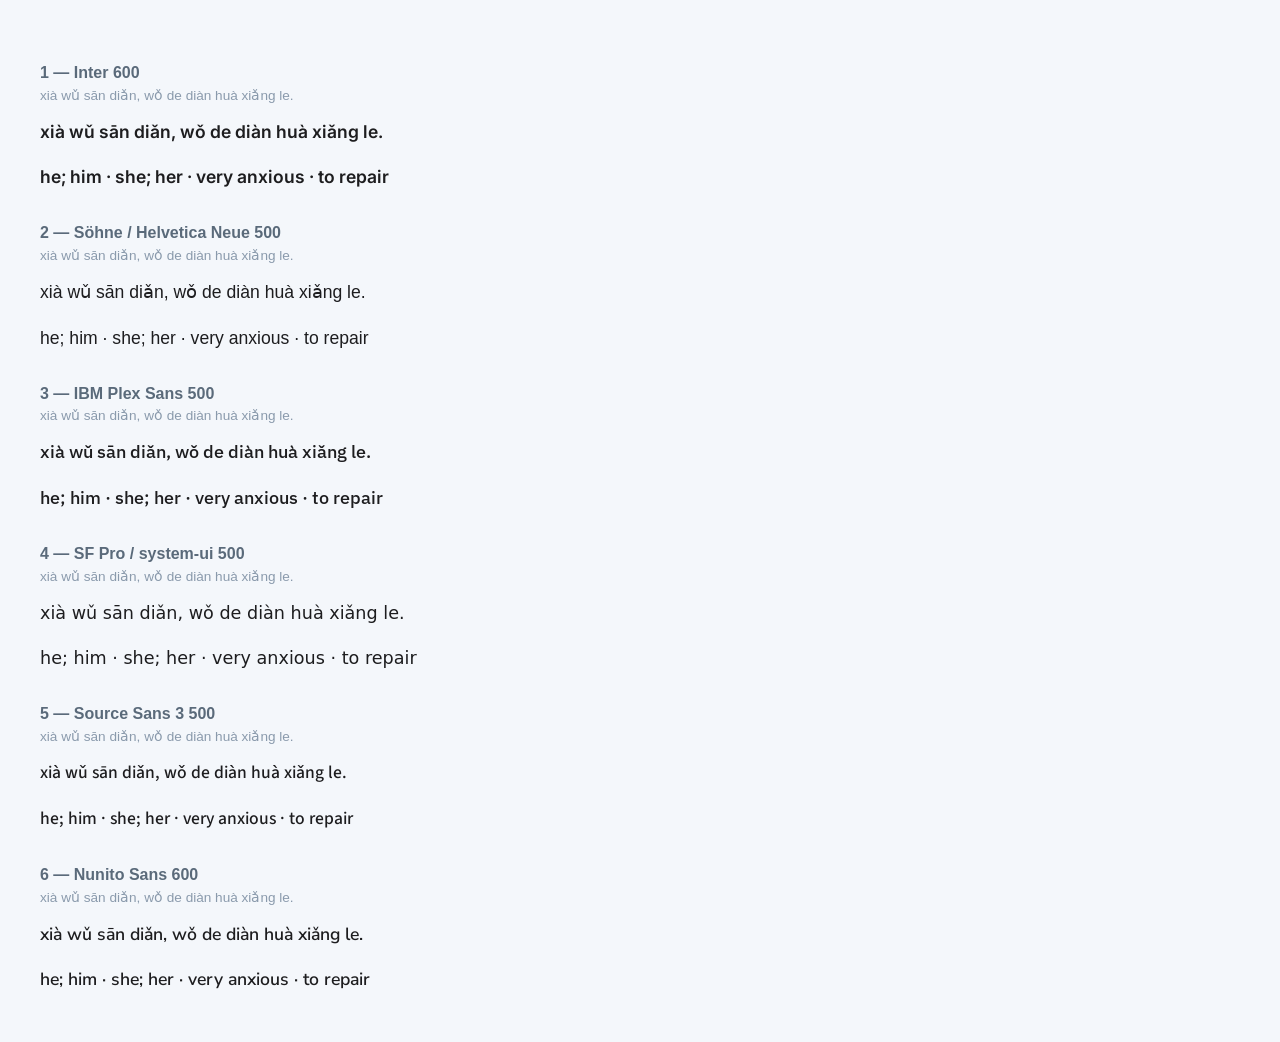
<file: font_test.html>
<!DOCTYPE html>
<html>
<head>
<meta charset="utf-8">
<link href="https://fonts.googleapis.com/css2?family=Inter:wght@500;600&family=IBM+Plex+Sans:wght@500;600&family=Source+Sans+3:wght@500;600&family=Nunito+Sans:wght@600&display=swap" rel="stylesheet">
<style>
  body {
    background: #f4f7fb;
    color: #1d1d1f;
    padding: 2rem;
    font-family: -apple-system, sans-serif;
  }
  h2 { font-size: 1rem; margin: 1.5rem 0 0.3rem; color: #5a6a7a; }
  .sample {
    font-size: 1.1rem;
    padding: 0.6rem 0;
    line-height: 1.5;
  }
  .hanzi-line { font-size: 1.6rem; }
  .opt1 { font-family: "Inter", -apple-system, "Segoe UI", sans-serif; font-weight: 600; }
  .opt2 { font-family: "Söhne", "Helvetica Neue", -apple-system, sans-serif; font-weight: 500; }
  .opt3 { font-family: "IBM Plex Sans", -apple-system, "Segoe UI", sans-serif; font-weight: 500; }
  .opt4 { font-family: -apple-system, BlinkMacSystemFont, "SF Pro Text", system-ui, sans-serif; font-weight: 500; }
  .opt5 { font-family: "Source Sans 3", "Source Sans Pro", -apple-system, sans-serif; font-weight: 500; }
  .opt6 { font-family: "Nunito Sans", -apple-system, sans-serif; font-weight: 600; }
  .meta { font-size: 0.85rem; color: #8a9aac; margin-bottom: 0.4rem; }
</style>
</head>
<body>

<h2>1 — Inter 600</h2>
<div class="meta">xià wǔ sān diǎn, wǒ de diàn huà xiǎng le.</div>
<div class="sample opt1">xià wǔ sān diǎn, wǒ de diàn huà xiǎng le.</div>
<div class="sample opt1">he; him · she; her · very anxious · to repair</div>

<h2>2 — Söhne / Helvetica Neue 500</h2>
<div class="meta">xià wǔ sān diǎn, wǒ de diàn huà xiǎng le.</div>
<div class="sample opt2">xià wǔ sān diǎn, wǒ de diàn huà xiǎng le.</div>
<div class="sample opt2">he; him · she; her · very anxious · to repair</div>

<h2>3 — IBM Plex Sans 500</h2>
<div class="meta">xià wǔ sān diǎn, wǒ de diàn huà xiǎng le.</div>
<div class="sample opt3">xià wǔ sān diǎn, wǒ de diàn huà xiǎng le.</div>
<div class="sample opt3">he; him · she; her · very anxious · to repair</div>

<h2>4 — SF Pro / system-ui 500</h2>
<div class="meta">xià wǔ sān diǎn, wǒ de diàn huà xiǎng le.</div>
<div class="sample opt4">xià wǔ sān diǎn, wǒ de diàn huà xiǎng le.</div>
<div class="sample opt4">he; him · she; her · very anxious · to repair</div>

<h2>5 — Source Sans 3 500</h2>
<div class="meta">xià wǔ sān diǎn, wǒ de diàn huà xiǎng le.</div>
<div class="sample opt5">xià wǔ sān diǎn, wǒ de diàn huà xiǎng le.</div>
<div class="sample opt5">he; him · she; her · very anxious · to repair</div>

<h2>6 — Nunito Sans 600</h2>
<div class="meta">xià wǔ sān diǎn, wǒ de diàn huà xiǎng le.</div>
<div class="sample opt6">xià wǔ sān diǎn, wǒ de diàn huà xiǎng le.</div>
<div class="sample opt6">he; him · she; her · very anxious · to repair</div>

</body>
</html>
</file>
